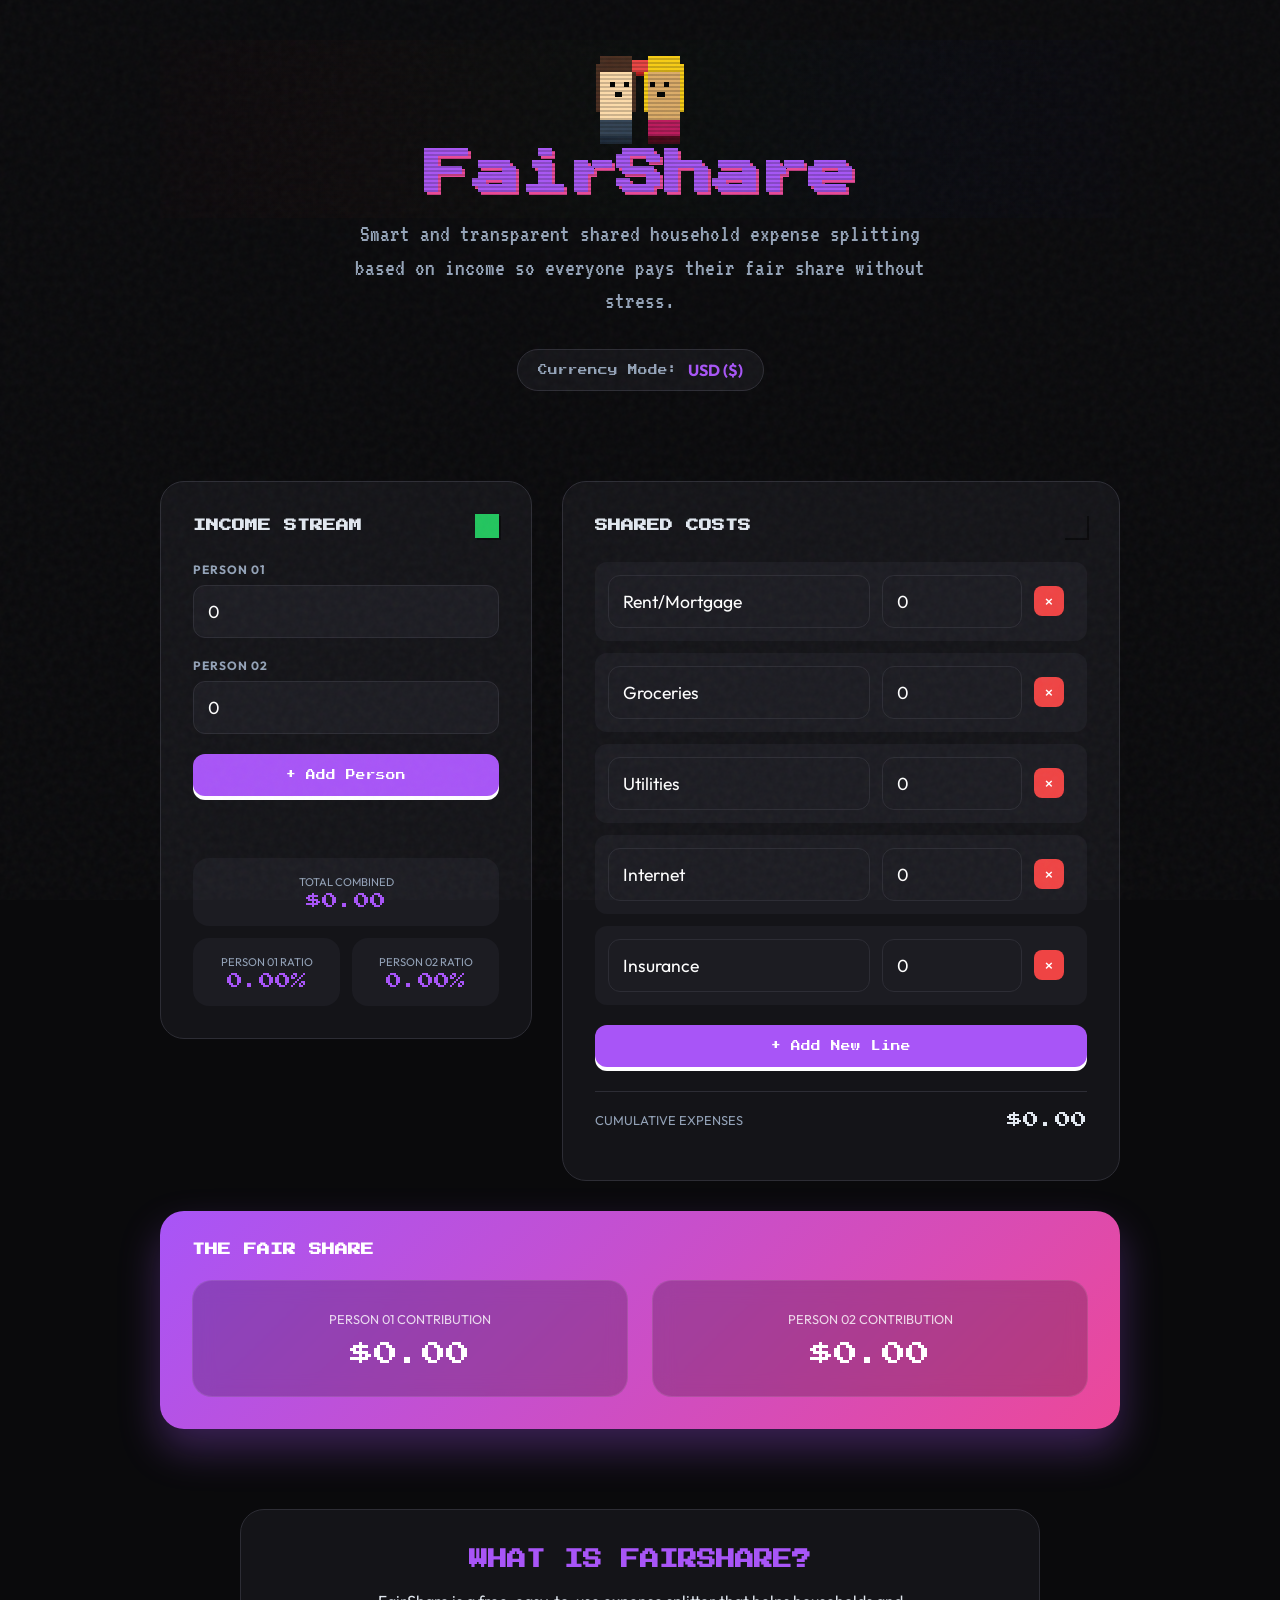
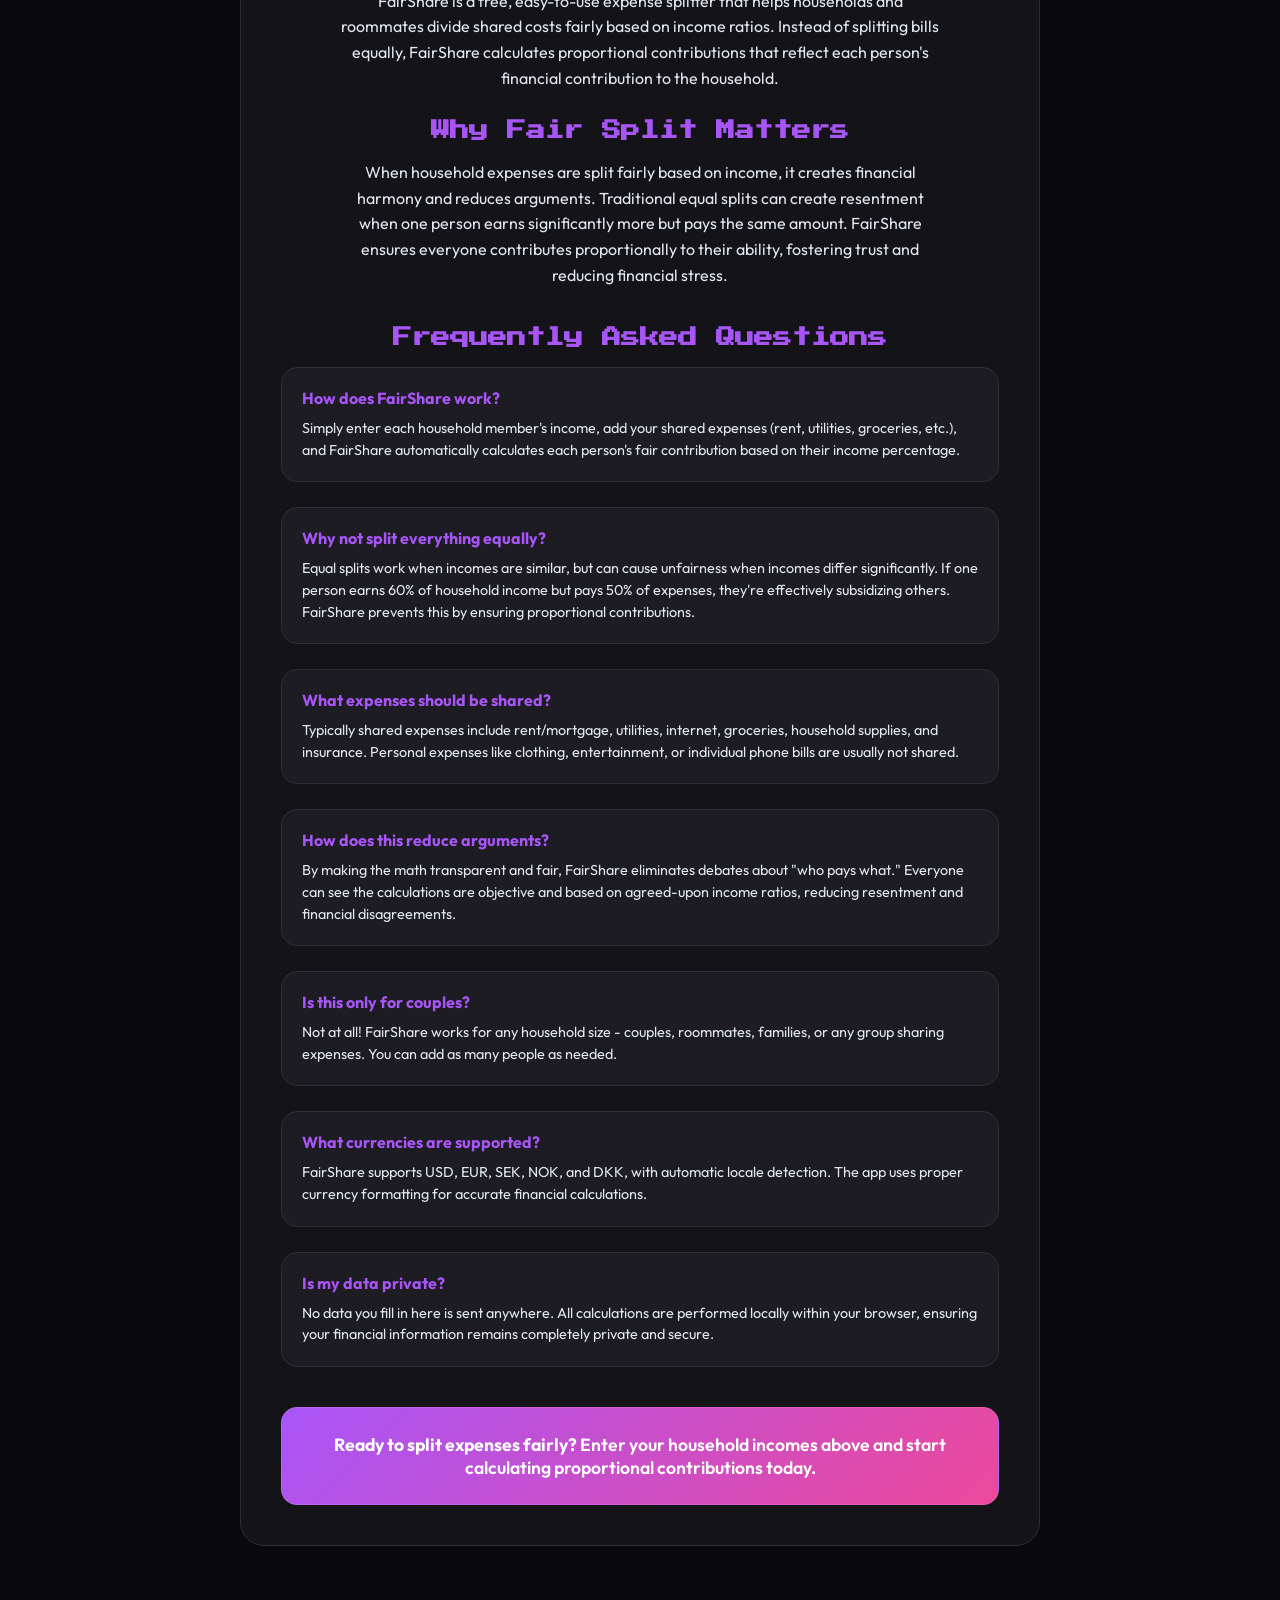
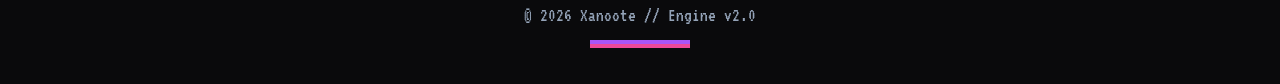
<file: index.html>
<!DOCTYPE html>
<html lang="en">
<head>
    <meta charset="UTF-8">
    <meta name="viewport" content="width=device-width, initial-scale=1.0">
    <title>FairShare - Fair Expense Splitting for Households</title>
    <meta name="description" content="FairShare is a free expense splitter that helps households divide shared costs fairly based on income ratios. Calculate proportional contributions for rent, utilities, groceries, and more. Reduce financial arguments with transparent, fair expense splitting.">
    <meta name="keywords" content="expense splitter, fair share, household expenses, proportional split, income ratio, roommates, couples, financial harmony, bill splitting, shared costs">
    <meta name="author" content="Xanoote">
    <meta name="robots" content="index, follow">
    <meta name="language" content="English">
    <meta property="og:title" content="FairShare - Fair Expense Splitting for Households">
    <meta property="og:description" content="Split household expenses fairly based on income ratios. No more arguments about who pays what - transparent, proportional calculations.">
    <meta property="og:type" content="website">
    <meta property="og:url" content="https://xanoote.github.io/">
    <meta property="og:image" content="https://xanoote.github.io/favicon.ico">
    <link rel="canonical" href="https://xanoote.github.io/">
    <link rel="preconnect" href="https://fonts.googleapis.com">
    <link rel="preconnect" href="https://fonts.gstatic.com" crossorigin>
    <link href="https://fonts.googleapis.com/css2?family=Press+Start+2P&family=VT323&family=Outfit:wght@300;400;700&display=swap" rel="stylesheet">
    <link rel="icon" href="favicon.ico" type="image/x-icon">
    <link rel="stylesheet" href="style.css">
</head>
<body>
    <div class="grain-overlay"></div>
    <div class="container">
        <header>
            <div class="crt-screen">
                <div class="scanlines"></div><div class="vignette"></div>
                <div class="pixel-couple-container">
                    <div class="pixel-character p1"></div>
                    <div class="pixel-character p2"></div>
                    <div class="pixel-heart"></div>
                </div>
                <h1 class="glitch-text">FairShare</h1>
            </div>
            <p class="description">
                Smart and transparent shared household expense splitting
                based on income so everyone pays their fair share without stress.
            </p>
            <div class="currency-selector-wrapper">
                <div class="currency-selector-trigger" id="currency-trigger">
                    <span class="selector-label">Currency Mode:</span>
                    <span id="current-currency-display">USD ($)</span>
                </div>
                <div class="currency-options" id="currency-options">
                    <div class="currency-option" data-value="USD">USD ($)</div>
                    <div class="currency-option" data-value="EUR">EUR (€)</div>
                    <div class="currency-option" data-value="SEK">SEK (kr)</div>
                    <div class="currency-option" data-value="NOK">NOK (kr)</div>
                    <div class="currency-option" data-value="DKK">DKK (kr)</div>
                </div>
            </div>
        </header>

        <main>
            <div class="main-grid">
                <section class="card" id="income-section">
                    <div class="card-header">
                        <h2>Income Stream</h2>
                        <div class="pixel-icon-small money-icon"></div>
                    </div>
                    <div class="input-group-row" id="persons-container">
                        <!-- Dynamically populated by script.js -->
                    </div>
                    <button id="add-person-btn" class="btn-pixel" style="margin-bottom: 20px;">+ Add Person</button>
                    <div class="income-stats-grid" id="income-stats-container">
                        <!-- Dynamically populated by script.js -->
                    </div>
                </section>

                <section class="card" id="expense-section">
                    <div class="card-header">
                        <h2>Shared Costs</h2>
                        <div class="pixel-icon-small bill-icon"></div>
                    </div>
                    <div id="expenses-list">
                        <!-- Dynamic expense fields -->
                    </div>
                    <button id="add-expense-btn" class="btn-pixel">+ Add New Line</button>
                    <div class="expense-footer">
                        <span class="footer-label">Cumulative Expenses</span>
                        <span class="footer-value" id="total-expenses">0</span>
                    </div>
                </section>

                <section class="card results-card" id="results-section">
                    <div class="card-header">
                        <h2>The Fair Share</h2>
                    </div>
                    <div class="results-display" id="results-container">
                        <!-- Dynamically populated by script.js -->
                    </div>
                </section>
            </div>
        </main>

        <!-- Info Content Section -->
        <section class="info-section-content">
            <div class="info-section-container">
                <div class="info-section-intro">
                    <h2>What is FairShare?</h2>
                    <p>FairShare is a free, easy-to-use expense splitter that helps households and roommates divide shared costs fairly based on income ratios. Instead of splitting bills equally, FairShare calculates proportional contributions that reflect each person's financial contribution to the household.</p>
                </div>

                <div class="info-section-benefits">
                    <h3>Why Fair Split Matters</h3>
                    <p>When household expenses are split fairly based on income, it creates financial harmony and reduces arguments. Traditional equal splits can create resentment when one person earns significantly more but pays the same amount. FairShare ensures everyone contributes proportionally to their ability, fostering trust and reducing financial stress.</p>
                </div>

                <div class="info-section-faq">
                    <h3>Frequently Asked Questions</h3>

                    <div class="faq-item">
                        <h4>How does FairShare work?</h4>
                        <p>Simply enter each household member's income, add your shared expenses (rent, utilities, groceries, etc.), and FairShare automatically calculates each person's fair contribution based on their income percentage.</p>
                    </div>

                    <div class="faq-item">
                        <h4>Why not split everything equally?</h4>
                        <p>Equal splits work when incomes are similar, but can cause unfairness when incomes differ significantly. If one person earns 60% of household income but pays 50% of expenses, they're effectively subsidizing others. FairShare prevents this by ensuring proportional contributions.</p>
                    </div>

                    <div class="faq-item">
                        <h4>What expenses should be shared?</h4>
                        <p>Typically shared expenses include rent/mortgage, utilities, internet, groceries, household supplies, and insurance. Personal expenses like clothing, entertainment, or individual phone bills are usually not shared.</p>
                    </div>

                    <div class="faq-item">
                        <h4>How does this reduce arguments?</h4>
                        <p>By making the math transparent and fair, FairShare eliminates debates about "who pays what." Everyone can see the calculations are objective and based on agreed-upon income ratios, reducing resentment and financial disagreements.</p>
                    </div>

                    <div class="faq-item">
                        <h4>Is this only for couples?</h4>
                        <p>Not at all! FairShare works for any household size - couples, roommates, families, or any group sharing expenses. You can add as many people as needed.</p>
                    </div>

                    <div class="faq-item">
                        <h4>What currencies are supported?</h4>
                        <p>FairShare supports USD, EUR, SEK, NOK, and DKK, with automatic locale detection. The app uses proper currency formatting for accurate financial calculations.</p>
                    </div>

                    <div class="faq-item">
                        <h4>Is my data private?</h4>
                        <p>No data you fill in here is sent anywhere. All calculations are performed locally within your browser, ensuring your financial information remains completely private and secure.</p>
                    </div>
                </div>

                <div class="info-section-cta">
                    <p><strong>Ready to split expenses fairly?</strong> Enter your household incomes above and start calculating proportional contributions today.</p>
                </div>
            </div>
        </section>

        <footer>
            <div class="footer-content">
                <p>&copy; 2026 Xanoote // Engine v2.0</p>
                <div class="pixel-footer-deco"></div>
            </div>
        </footer>
    </div>
    <script src="script.js"></script>
</body>
</html>
</file>
<file: style.css>
:root {
    /* Dark Theme Palette */
    --bg-deep: #0a0a0c;
    --bg-card: #141418;
    --bg-accent: #1c1c22;
    --primary: #a855f7;
    --primary-glow: rgba(168, 85, 247, 0.4);
    --secondary: #ec4899;
    --text-main: #e2e8f0;
    --text-dim: #94a3b8;
    --border-color: #2d2d35;
    --success: #22c55e;
    --pixel-skin-1: #ffdbac;
    --pixel-skin-2: #e0ac69;
    --pixel-hair-1: #4b2c20;
    --pixel-hair-2: #facc15;
}

* {
    box-sizing: border-box;
    margin: 0;
    padding: 0;
}

body {
    font-family: 'Outfit', sans-serif;
    background-color: var(--bg-deep);
    color: var(--text-main);
    min-height: 100vh;
    overflow-x: hidden;
    display: flex;
    justify-content: center;
}

.crt-screen {
    position: relative;
    overflow: hidden;
    animation: screenFlicker 0.1s infinite;
}

@keyframes screenFlicker {
    0% { opacity: 0.99; }
    50% { opacity: 1; }
    100% { opacity: 0.99; }
}


/* CRT Effects */
.scanlines {
    position: absolute;
    top: 0; left: 0; width: 100%; height: 100%;
    pointer-events: none;
    z-index: 10;
    background: linear-gradient(
        rgba(18, 16, 16, 0) 50%,
        rgba(10, 10, 12, 0.2) 50%
    ), linear-gradient(
        90deg,
        rgba(255, 0, 0, 0.03),
        rgba(0, 255, 0, 0.01),
        rgba(0, 0, 255, 0.03)
    );
    background-size: 100% 4px, 100% 100%;
}

.vignette {
    position: absolute;
    top: 0; left: 0; width: 100%; height: 100%;
    pointer-events: none;
    z-index: 11;
    background: radial-gradient(
        circle,
        transparent 60%,
        rgba(10, 10, 12, 0.7) 100%
    );
}

/* Grain/Noise Texture Overlay */
.grain-overlay {
    position: fixed;
    top: 0; left: 0; width: 100%; height: 100%;
    pointer-events: none;
    z-index: 9999;
    background-image: url("data:image/svg+xml,%3Csvg viewBox='0 0 200 200' xmlns='http://www.w3.org/2000/svg'%3E%3Cfilter id='noiseFilter'%3E%3CfeTurbulence type='fractalNoise' baseFrequency='0.65105' numOctaves='3' stitchTiles='stitch'/%3E%3C/filter%3E%3Crect width='100%25' height='100%25' filter='url(%23noiseFilter)'/%3E%3C/svg%3E");
    opacity: 0.04;
}

.container {
    width: 100%;
    max-width: 1000px;
    padding: 40px 20px;
    z-index: 1;
}

/* --- Header & Typography --- */
header {
    text-align: center;
    margin-bottom: 60px;
    position: relative;
}

.glitch-text {
    font-family: 'Press Start 2P', cursive;
    font-size: 3rem;
    color: var(--primary);
    text-shadow: 3px 3px 0 var(--secondary);
    margin-bottom: 20px;
    animation: glitch 3s infinite;
}

@keyframes glitch {
    0% { transform: translate(0); }
    2% { transform: translate(-2px, 2px); }
    4% { transform: translate(2px, -2px); }
    6% { transform: translate(0); }
}

.description {
    font-family: 'VT323', monospace;
    font-size: 1.5rem;
    color: var(--text-dim);
    max-width: 600px;
    margin: 0 auto 30px;
    line-height: 1.4;
}

/* --- Currency Selector Custom --- */
.currency-selector-wrapper {
    position: relative;
    display: inline-flex;
    margin-bottom: 30px;
}

.currency-selector-trigger {
    display: flex;
    align-items: center;
    gap: 10px;
    background: var(--bg-card);
    padding: 10px 20px;
    border-radius: 100px;
    border: 1px solid var(--border-color);
    cursor: pointer;
    transition: all 0.3s ease;
    user-select: none;
}

.currency-selector-trigger:hover {
    border-color: var(--primary);
    box-shadow: 0 0 15px var(--primary-glow);
}

.currency-selector-trigger .selector-label {
    font-family: 'Press Start 2P', cursive;
    font-size: 0.6rem;
    color: var(--text-dim);
}

.currency-selector-trigger #current-currency-display {
    font-family: 'Outfit', sans-serif;
    font-weight: 700;
    color: var(--primary);
}

.currency-options {
    position: absolute;
    top: calc(100% + 8px);
    left: 50%;
    transform: translateX(-50%) translateY(-10px);
    background: var(--bg-card);
    border: 1px solid var(--border-color);
    border-radius: 16px;
    width: 160px;
    display: none;
    flex-direction: column;
    padding: 8px;
    gap: 4px;
    z-index: 100;
    box-shadow: 0 10px 25px rgba(0,0,0,0.5);
}

.currency-options.open {
    display: flex;
    animation: slideDown 0.2s ease-out forwards;
}

@keyframes slideDown {
    from { opacity: 0; transform: translateX(-50%) translateY(-20px); }
    to { opacity: 1; transform: translateX(-50%) translateY(0); }
}

.currency-option {
    padding: 10px 15px;
    border-radius: 10px;
    cursor: pointer;
    font-family: 'Outfit', sans-serif;
    font-size: 0.9rem;
    color: var(--text-main);
    transition: all 0.2s ease;
}

.currency-option:hover {
    background: var(--bg-accent);
    color: var(--primary);
}

.currency-option.active {
    background: var(--primary);
    color: white;
}

/* --- Pixel Couple Art --- */
.pixel-couple-container {
    position: relative;
    width: 120px;
    height: 80px;
    margin: 0 auto 30px;
}

.pixel-character {
    position: absolute;
    width: 32px;
    height: 48px;
    bottom: 0;
}

.pixel-character.p1 {
    left: 20px;
    background: var(--pixel-skin-1);
    box-shadow:
        /* Hair */
        0 -8px 0 0 var(--pixel-hair-1), 0 -16px 0 0 var(--pixel-hair-1),
        -4px -8px 0 0 var(--pixel-hair-1), 4px -8px 0 0 var(--pixel-hair-1),
        /* Shirt */
        0 8px 0 0 #334155, 0 16px 0 0 #334155,
        /* Pants */
        0 24px 0 0 #1e293b;
}
.pixel-character.p1::after {
    content: "";
    position: absolute;
    top: 10px; left: 10px;
    width: 5px; height: 5px;
    background: #000;
    box-shadow: 14px 0 0 #000, 7px 10px 0 #000, 5px 10px 0 #000;
}

.pixel-character.p2 {
    right: 20px;
    background: var(--pixel-skin-2);
    box-shadow:
        /* Hair */
        0 -8px 0 0 var(--pixel-hair-2), 0 -16px 0 0 var(--pixel-hair-2),
        -4px -8px 0 0 var(--pixel-hair-2), 4px -8px 0 0 var(--pixel-hair-2),
        /* Shirt */
        0 8px 0 0 #be185d, 0 16px 0 0 #be185d,
        /* Pants */
        0 24px 0 0 #4c0519;
}
.pixel-character.p2::after {
    content: "";
    position: absolute;
    top: 10px; left: 2px;
    width: 5px; height: 5px;
    background: #000;
    box-shadow: 14px 0 0 #000, 7px 10px 0 #000, 10px 10px 0 #000;
}

.pixel-heart {
    position: absolute;
    width: 8px;
    height: 8px;
    background: #ef4444;
    left: 50%;
    top: 20px;
    transform: translateX(-50%);
    box-shadow:
        4px 0 0 0 #ef4444, -4px 0 0 0 #ef4444,
        0 4px 0 0 #ef4444, 4px 4px 0 0 #ef4444, -4px 4px 0 0 #ef4444,
        0 8px 0 0 #b91c1c;
    animation: beat 1s infinite;
}

@keyframes beat {
    0%, 100% { transform: translateX(-50%) scale(1); }
    50% { transform: translateX(-50%) scale(1.2); }
}

/* --- Main Layout & Cards --- */
.main-grid {
    display: grid;
    grid-template-columns: 1fr 1.5fr;
    gap: 30px;
    align-items: start;
}

.card {
    background: var(--bg-card);
    border: 1px solid var(--border-color);
    border-radius: 24px;
    padding: 32px;
    position: relative;
    transition: transform 0.3s ease, box-shadow 0.3s ease;
}

.card:hover {
    transform: translateY(-5px);
    box-shadow: 0 10px 30px rgba(0,0,0,0.5);
}

.card-header {
    display: flex;
    justify-content: space-between;
    align-items: center;
    margin-bottom: 24px;
}

h2 {
    font-family: 'Press Start 2P', cursive;
    font-size: 0.8rem;
    color: var(--text-main);
    text-transform: uppercase;
}

.pixel-icon-small {
    width: 24px;
    height: 24px;
}

.money-icon {
    background: var(--success);
    box-shadow: 2px 2px 0 var(--bg-deep);
}

.bill-icon {
    box-shadow: 2px 2px 0 var(--bg-deep);
}

/* Inputs */
.input-group-row {
    display: flex;
    flex-direction: column;
    gap: 20px;
    margin-bottom: 20px;
}

.input-field {
    display: flex;
    flex-direction: column;
    gap: 8px;
}

label {
    font-size: 0.75rem;
    text-transform: uppercase;
    letter-spacing: 1px;
    color: var(--text-dim);
    font-weight: 700;
}

input {
    background: var(--bg-accent);
    border: 1px solid var(--border-color);
    border-radius: 12px;
    padding: 14px;
    color: white;
    font-family: 'Outfit', sans-serif;
    font-size: 1.1rem;
    transition: all 0.2s ease;
    min-width: 0;
}

input:focus {
    outline: none;
    border-color: var(--primary);
    box-shadow: 0 0 0 4px var(--primary-glow);
}

/* Stats Grid */
.income-stats-grid {
    margin-top: 30px;
    display: grid;
    grid-template-columns: repeat(auto-fit, minmax(140px, 1fr));
    gap: 12px;
}

.stat-box {
    background: var(--bg-accent);
    padding: 16px;
    border-radius: 16px;
    display: flex;
    flex-direction: column;
    align-items: center;
    border: 1px solid transparent;
    transition: all 0.3s ease;
}

.stat-box:first-child {
    grid-column: 1 / -1;
}

.stat-box:hover {
    border-color: var(--primary);
}

.stat-label {
    font-size: 0.7rem;
    color: var(--text-dim);
    text-transform: uppercase;
    margin-bottom: 4px;
}

.stat-value {
    font-family: 'Press Start 2P', cursive;
    font-size: 1rem;
    color: var(--primary);
}

/* Expenses Section */
#expenses-list {
    display: flex;
    flex-direction: column;
    gap: 12px;
    margin-bottom: 20px;
}

.expense-item {
    display: grid;
    grid-template-columns: 1fr 140px 40px;
    gap: 12px;
    background: var(--bg-accent);
    padding: 12px;
    border-radius: 12px;
    align-items: center;
    border: 1px solid transparent;
}

.expense-item:hover {
    border-color: var(--border-color);
}

.btn-pixel {
    width: 100%;
    padding: 16px;
    background: var(--primary);
    color: white;
    border: none;
    border-radius: 12px;
    font-family: 'Press Start 2P', cursive;
    font-size: 0.6rem;
    cursor: pointer;
    transition: all 0.2s ease;
    box-shadow: 0 4px 0;
    margin-bottom: 24px;
}

.btn-pixel:active {
    transform: translateY(2px);
    box-shadow: 0 2px 0;
}

.remove-btn {
    background: #ef4444;
    color: white;
    border: none;
    width: 30px;
    height: 30px;
    border-radius: 8px;
    cursor: pointer;
    font-weight: bold;
}

.expense-footer {
    display: flex;
    justify-content: space-between;
    align-items: center;
    padding: 20px 0;
    border-top: 1px solid var(--border-color);
}

.footer-label {
    font-size: 0.8rem;
    color: var(--text-dim);
    text-transform: uppercase;
}

.footer-value {
    font-family: 'Press Start 2P', cursive;
    font-size: 1rem;
    color: var(--text-main);
}

/* Results Card */
.results-card {
    grid-column: 1 / -1;
    background: linear-gradient(135deg, var(--primary), var(--secondary));
    color: white;
    border: none;
    text-align: center;
    box-shadow: 0 20px 40px rgba(168, 85, 247, 0.3);
}

.results-card h2 {
    color: white;
    justify-content: center;
}

.results-display {
    display: grid;
    grid-template-columns: repeat(2, 1fr);
    gap: 24px;
    margin-top: 20px;
}

.result-box {
    background: rgba(0, 0, 0, 0.2);
    padding: 30px;
    border-radius: 20px;
    backdrop-filter: blur(10px);
    border: 1px solid rgba(255, 255, 255, 0.1);
}

.result-label {
    display: block;
    font-size: 0.8rem;
    text-transform: uppercase;
    margin-bottom: 15px;
    opacity: 0.8;
}

.result-amount {
    font-family: 'Press Start 2P', cursive;
    font-size: 1.5rem;
    color: white;
}

/* Footer */
footer {
    margin-top: 60px;
    text-align: center;
}

.footer-content {
    display: flex;
    flex-direction: column;
    align-items: center;
    gap: 15px;
}

footer p {
    font-family: 'VT323', monospace;
    color: var(--text-dim);
    font-size: 1.2rem;
}

.pixel-footer-deco {
    width: 100px;
    height: 4px;
    background: var(--primary);
    box-shadow: 0 4px 0 var(--secondary);
}

#add-person-btn {
    margin-bottom: 32px !important;
}

/* Info Content Section */
.info-section-content {
    max-width: 800px;
    margin: 80px auto 60px;
}

.info-section-container {
    background: var(--bg-card);
    border: 1px solid var(--border-color);
    border-radius: 24px;
    padding: 40px;
    transition: transform 0.3s ease, box-shadow 0.3s ease;
}

.info-section-container:hover {
    transform: translateY(-5px);
    box-shadow: 0 10px 30px rgba(0,0,0,0.5);
}

.info-section-intro h2,
.info-section-benefits h3,
.info-section-faq h3 {
    font-family: 'Press Start 2P', cursive;
    font-size: 1.2rem;
    color: var(--primary);
    margin-bottom: 20px;
    text-align: center;
}

.info-section-intro p,
.info-section-benefits p {
    font-family: 'Outfit', sans-serif;
    font-size: 1rem;
    line-height: 1.6;
    color: var(--text-main);
    margin-bottom: 30px;
    text-align: center;
    max-width: 600px;
    margin-left: auto;
    margin-right: auto;
}

.info-section-faq {
    margin-top: 40px;
}

.faq-item {
    margin-bottom: 25px;
    padding: 20px;
    background: var(--bg-accent);
    border-radius: 16px;
    border: 1px solid var(--border-color);
    transition: all 0.3s ease;
}

.faq-item:hover {
    border-color: var(--primary);
    transform: translateY(-2px);
}

.faq-item h4 {
    font-family: 'Outfit', sans-serif;
    font-size: 1rem;
    font-weight: 700;
    color: var(--primary);
    margin-bottom: 10px;
}

.faq-item p {
    font-family: 'Outfit', sans-serif;
    font-size: 0.9rem;
    line-height: 1.5;
    color: var(--text-main);
    margin: 0;
}

.info-section-cta {
    margin-top: 40px;
    text-align: center;
    padding: 25px;
    background: linear-gradient(135deg, var(--primary), var(--secondary));
    border-radius: 16px;
    border: 1px solid rgba(255, 255, 255, 0.1);
}

.info-section-cta p {
    font-family: 'Outfit', sans-serif;
    font-size: 1.1rem;
    font-weight: 600;
    color: white;
    margin: 0;
}

@media (max-width: 768px) {
    .main-grid {
        grid-template-columns: 1fr;
    }

    .results-display {
        grid-template-columns: 1fr;
    }

    .glitch-text {
        font-size: 2rem;
    }

    .card {
        padding: 20px;
        width: 100%;
        overflow: hidden;
        margin: 0 auto;
        box-sizing: border-box;
    }

    .expense-item {
        grid-template-columns: 0.7fr 1fr 40px;
    }

    .info-section-content {
        margin-top: 60px;
        margin-bottom: 40px;
    }

    .info-section-container {
        padding: 30px;
    }

    .info-section-intro h2,
    .info-section-benefits h3,
    .info-section-faq h3 {
        font-size: 1.1rem;
    }

    .info-section-intro p,
    .info-section-benefits p {
        font-size: 0.9rem;
    }

    .faq-item {
        padding: 15px;
    }

    .info-section-cta {
        padding: 20px;
    }
}
</file>
